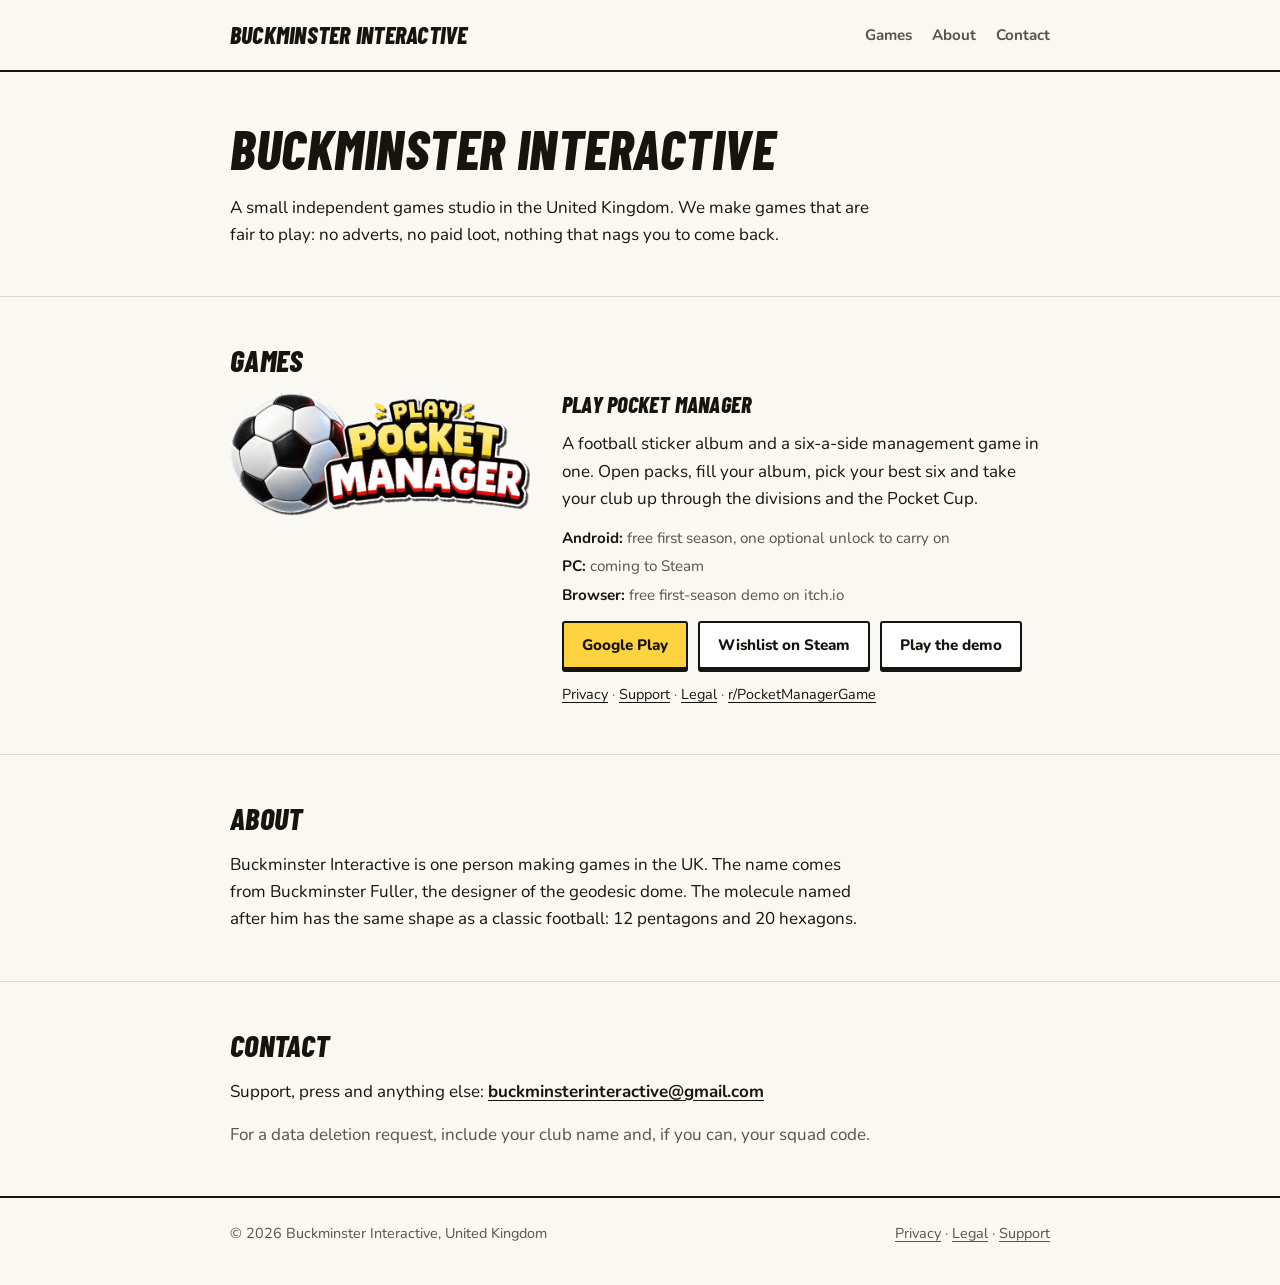
<file: index.html>
<!doctype html>
<html lang="en">
<head>
<meta charset="utf-8">
<meta name="viewport" content="width=device-width, initial-scale=1">
<title>Buckminster Interactive</title>
<meta name="description" content="Buckminster Interactive is a small independent games studio in the United Kingdom, maker of Play Pocket Manager.">
<link rel="preconnect" href="https://fonts.googleapis.com">
<link rel="preconnect" href="https://fonts.gstatic.com" crossorigin>
<link rel="stylesheet" href="https://fonts.googleapis.com/css2?family=Barlow+Condensed:ital,wght@1,800&family=Nunito:wght@400;700;800&display=swap">
<link rel="stylesheet" href="site.css">

</head>
<body>
<header class="top">
  <div class="wrap">
    <a class="brand" href="index.html">Buckminster Interactive</a>
    <nav class="nav" aria-label="Main">
      <a href="index.html#games">Games</a>
      <a href="index.html#about">About</a>
      <a href="index.html#contact">Contact</a>
    </nav>
  </div>
</header>

<main>
  <section>
    <div class="wrap stack">
      <h1>Buckminster Interactive</h1>
      <p>A small independent games studio in the United Kingdom. We make games that are fair to play: no adverts, no paid loot, nothing that nags you to come back.</p>
    </div>
  </section>

  <section id="games">
    <div class="wrap stack">
      <h2>Games</h2>
      <div class="game">
        <img src="ppm-logo.webp" width="720" height="296" alt="Play Pocket Manager logo">
        <div>
          <h3>Play Pocket Manager</h3>
          <p>A football sticker album and a six-a-side management game in one. Open packs, fill your album, pick your best six and take your club up through the divisions and the Pocket Cup.</p>
          <ul class="facts">
            <li><strong>Android:</strong> free first season, one optional unlock to carry on</li>
            <li><strong>PC:</strong> coming to Steam</li>
            <li><strong>Browser:</strong> free first-season demo on itch.io</li>
          </ul>
          <div class="btns">
            <a class="btn main" href="https://play.google.com/store/apps/details?id=com.buckminsterinteractive.playpocketmanager">Google Play</a>
            <a class="btn" href="https://store.steampowered.com/app/5247420/Play_Pocket_Manager/">Wishlist on Steam</a>
            <a class="btn" href="https://playpocketmanager.itch.io/play-pocket-manager">Play the demo</a>
          </div>
          <p class="small soft"><a href="privacy.html">Privacy</a> · <a href="support.html">Support</a> · <a href="legal.html">Legal</a> · <a href="https://www.reddit.com/r/PocketManagerGame/">r/PocketManagerGame</a></p>
        </div>
      </div>
    </div>
  </section>

  <section id="about">
    <div class="wrap stack">
      <h2>About</h2>
      <p>Buckminster Interactive is one person making games in the UK. The name comes from Buckminster Fuller, the designer of the geodesic dome. The molecule named after him has the same shape as a classic football: 12 pentagons and 20 hexagons.</p>
    </div>
  </section>

  <section id="contact">
    <div class="wrap stack">
      <h2>Contact</h2>
      <p>Support, press and anything else: <a href="mailto:buckminsterinteractive@gmail.com"><strong>buckminsterinteractive@gmail.com</strong></a></p>
      <p class="soft">For a data deletion request, include your club name and, if you can, your squad code.</p>
    </div>
  </section>
</main>

<footer class="foot">
  <div class="wrap">
    <span>© 2026 Buckminster Interactive, United Kingdom</span>
    <span><a href="privacy.html">Privacy</a> · <a href="legal.html">Legal</a> · <a href="support.html">Support</a></span>
  </div>
</footer>
</body>
</html>
</file>
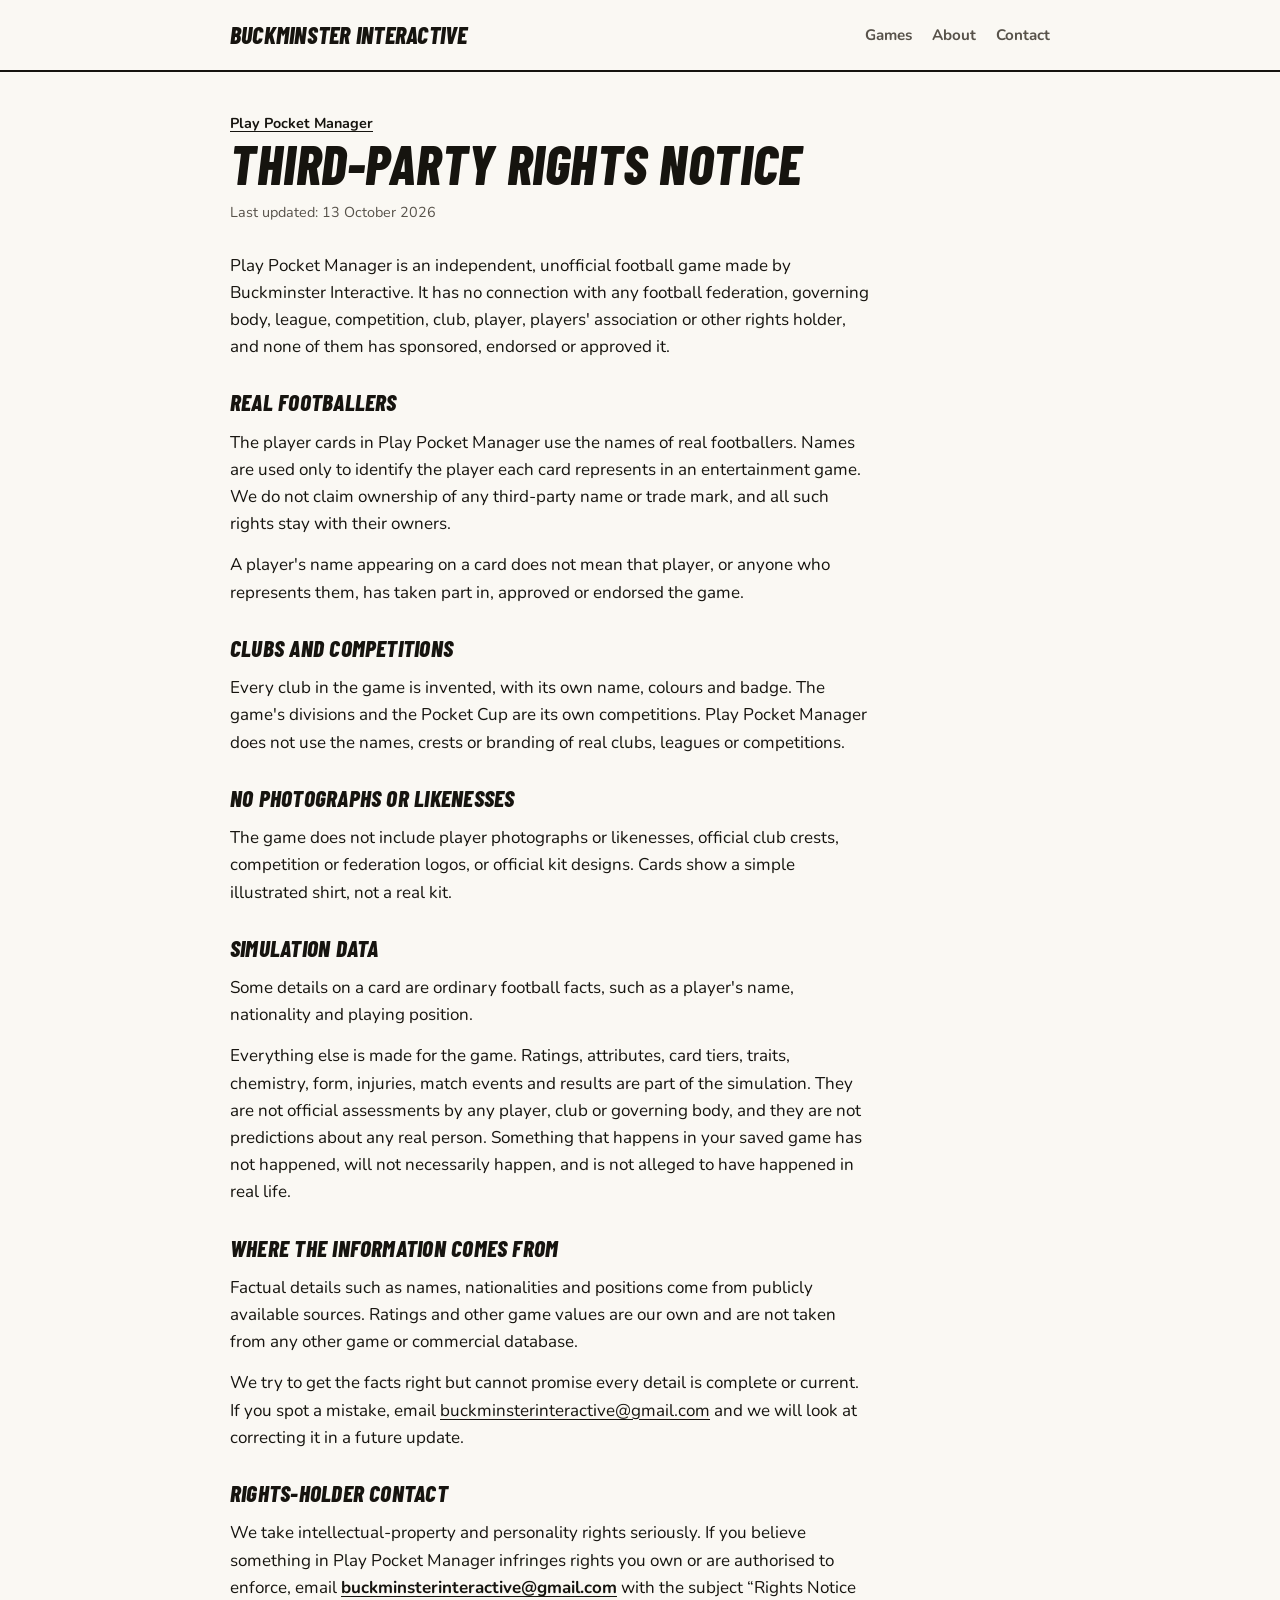
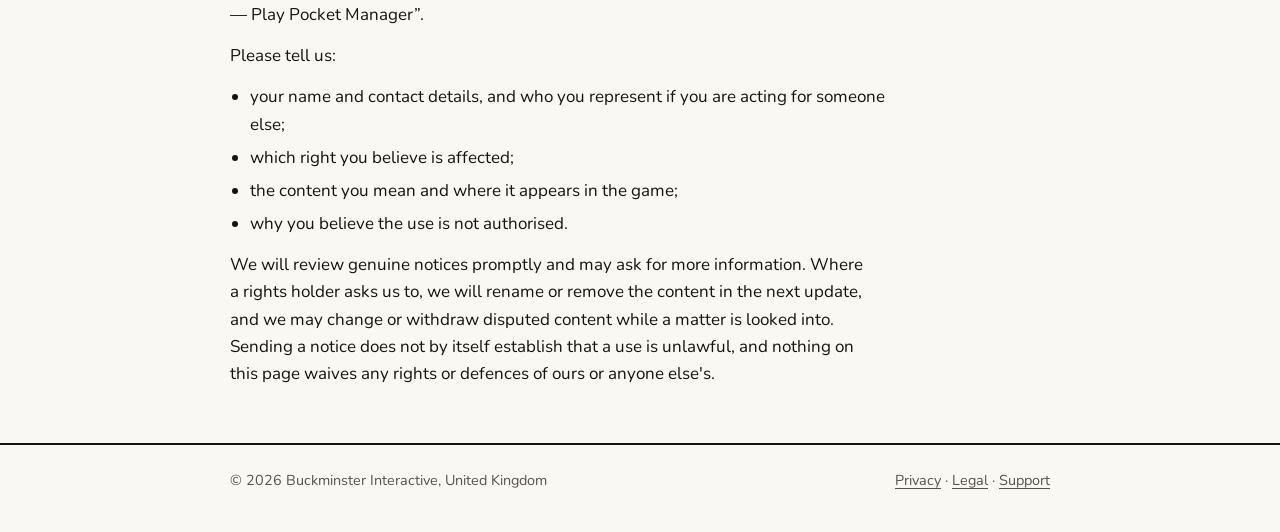
<file: legal.html>
<!doctype html>
<html lang="en">
<head>
<meta charset="utf-8">
<meta name="viewport" content="width=device-width, initial-scale=1, viewport-fit=cover">
<title>Legal · Play Pocket Manager</title>
<meta name="description" content="Third-party rights notice for Play Pocket Manager.">
<link rel="preconnect" href="https://fonts.googleapis.com">
<link rel="preconnect" href="https://fonts.gstatic.com" crossorigin>
<link rel="stylesheet" href="https://fonts.googleapis.com/css2?family=Barlow+Condensed:ital,wght@1,800&family=Nunito:wght@400;700;800&display=swap">
<link rel="stylesheet" href="site.css">
</head>
<body>
<header class="top">
  <div class="wrap">
    <a class="brand" href="index.html">Buckminster Interactive</a>
    <nav class="nav" aria-label="Main">
      <a href="index.html#games">Games</a>
      <a href="index.html#about">About</a>
      <a href="index.html#contact">Contact</a>
    </nav>
  </div>
</header>
<main class="page">
  <div class="wrap">
    <p class="crumb"><a href="index.html#games">Play Pocket Manager</a></p>
    <h1>Third-Party Rights Notice</h1>
    <p class="meta">Last updated: 13 October 2026</p>
    <div class="prose">
      <p>Play Pocket Manager is an independent, unofficial football game made by Buckminster Interactive. It has no connection with any football federation, governing body, league, competition, club, player, players' association or other rights holder, and none of them has sponsored, endorsed or approved it.</p>

      <h2>Real footballers</h2>
      <p>The player cards in Play Pocket Manager use the names of real footballers. Names are used only to identify the player each card represents in an entertainment game. We do not claim ownership of any third-party name or trade mark, and all such rights stay with their owners.</p>
      <p>A player's name appearing on a card does not mean that player, or anyone who represents them, has taken part in, approved or endorsed the game.</p>

      <h2>Clubs and competitions</h2>
      <p>Every club in the game is invented, with its own name, colours and badge. The game's divisions and the Pocket Cup are its own competitions. Play Pocket Manager does not use the names, crests or branding of real clubs, leagues or competitions.</p>

      <h2>No photographs or likenesses</h2>
      <p>The game does not include player photographs or likenesses, official club crests, competition or federation logos, or official kit designs. Cards show a simple illustrated shirt, not a real kit.</p>

      <h2>Simulation data</h2>
      <p>Some details on a card are ordinary football facts, such as a player's name, nationality and playing position.</p>
      <p>Everything else is made for the game. Ratings, attributes, card tiers, traits, chemistry, form, injuries, match events and results are part of the simulation. They are not official assessments by any player, club or governing body, and they are not predictions about any real person. Something that happens in your saved game has not happened, will not necessarily happen, and is not alleged to have happened in real life.</p>

      <h2>Where the information comes from</h2>
      <p>Factual details such as names, nationalities and positions come from publicly available sources. Ratings and other game values are our own and are not taken from any other game or commercial database.</p>
      <p>We try to get the facts right but cannot promise every detail is complete or current. If you spot a mistake, email <a href="mailto:buckminsterinteractive@gmail.com">buckminsterinteractive@gmail.com</a> and we will look at correcting it in a future update.</p>

      <h2>Rights-holder contact</h2>
      <p>We take intellectual-property and personality rights seriously. If you believe something in Play Pocket Manager infringes rights you own or are authorised to enforce, email <a href="mailto:buckminsterinteractive@gmail.com"><strong>buckminsterinteractive@gmail.com</strong></a> with the subject “Rights Notice — Play Pocket Manager”.</p>
      <p>Please tell us:</p>
      <ul>
        <li>your name and contact details, and who you represent if you are acting for someone else;</li>
        <li>which right you believe is affected;</li>
        <li>the content you mean and where it appears in the game;</li>
        <li>why you believe the use is not authorised.</li>
      </ul>
      <p>We will review genuine notices promptly and may ask for more information. Where a rights holder asks us to, we will rename or remove the content in the next update, and we may change or withdraw disputed content while a matter is looked into. Sending a notice does not by itself establish that a use is unlawful, and nothing on this page waives any rights or defences of ours or anyone else's.</p>
    </div>
  </div>
</main>
<footer class="foot">
  <div class="wrap">
    <span>© 2026 Buckminster Interactive, United Kingdom</span>
    <span><a href="privacy.html">Privacy</a> · <a href="legal.html">Legal</a> · <a href="support.html">Support</a></span>
  </div>
</footer>
</body>
</html>
</file>
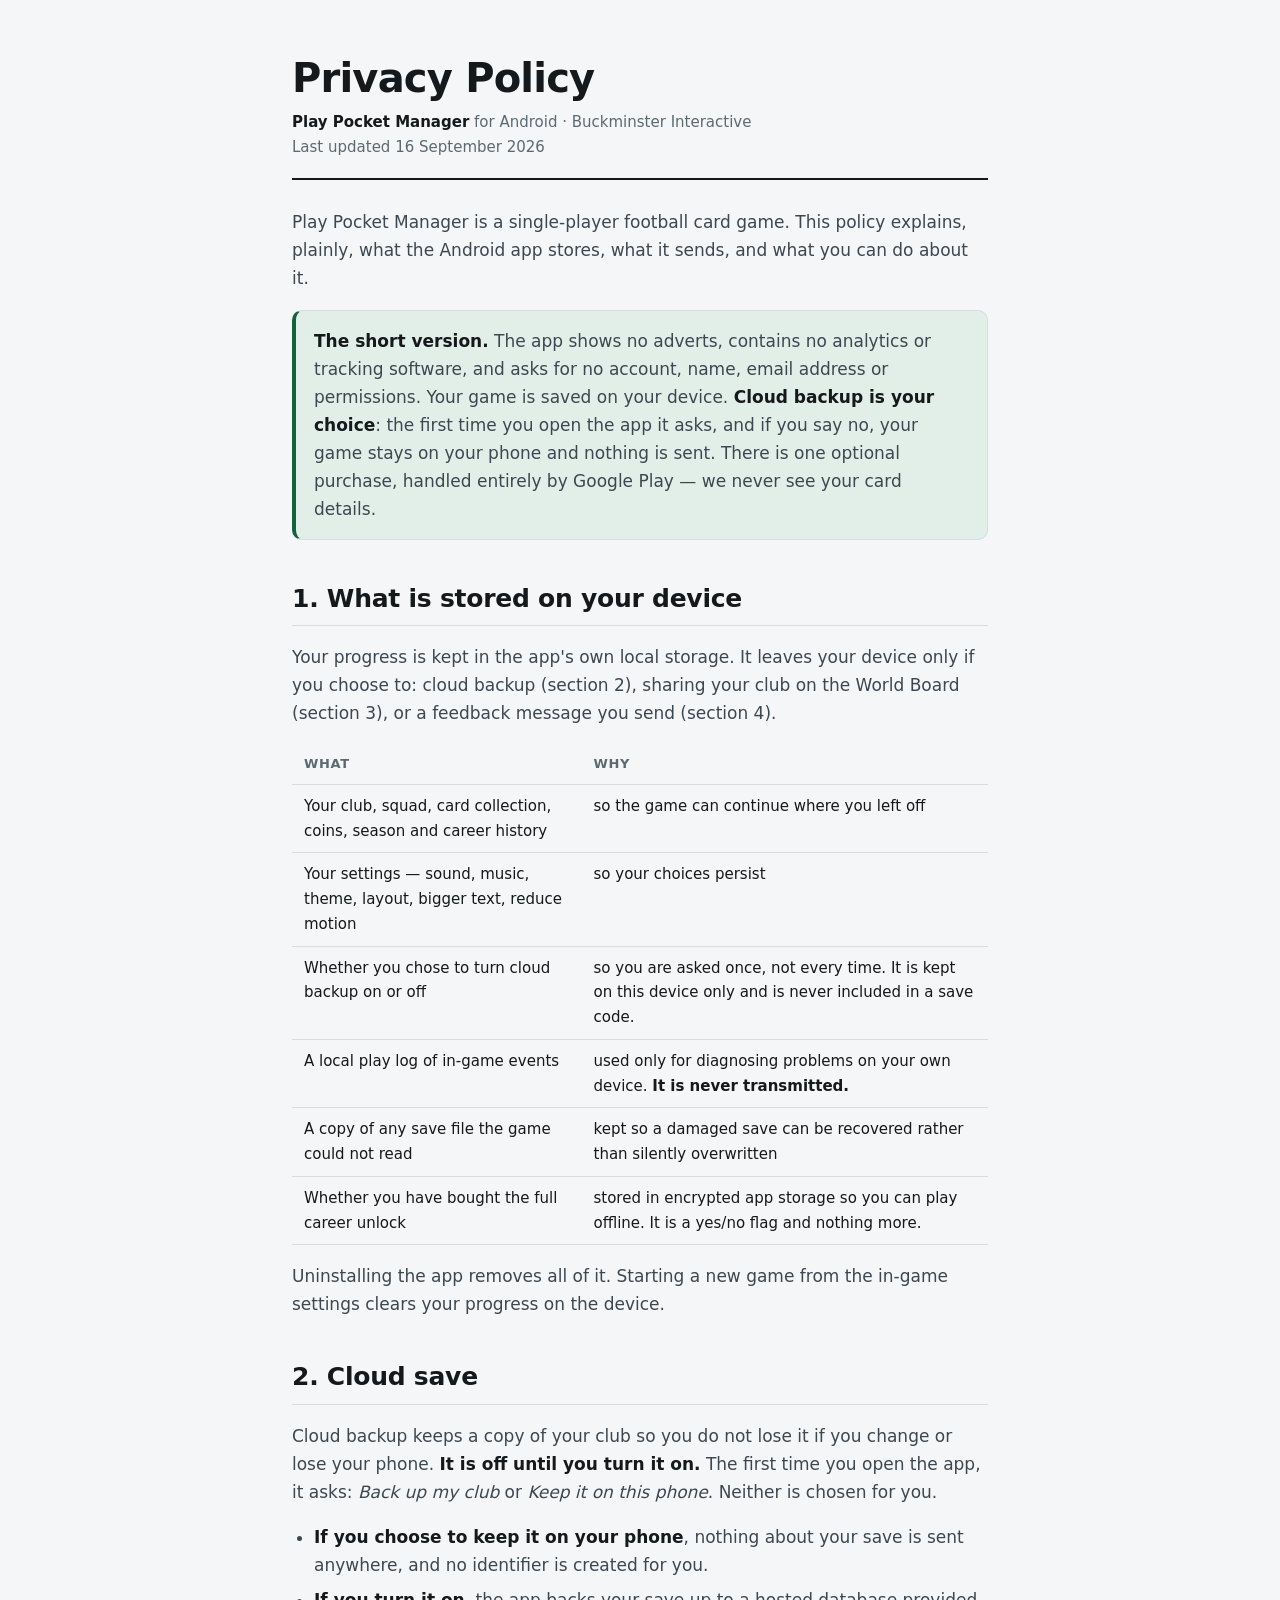
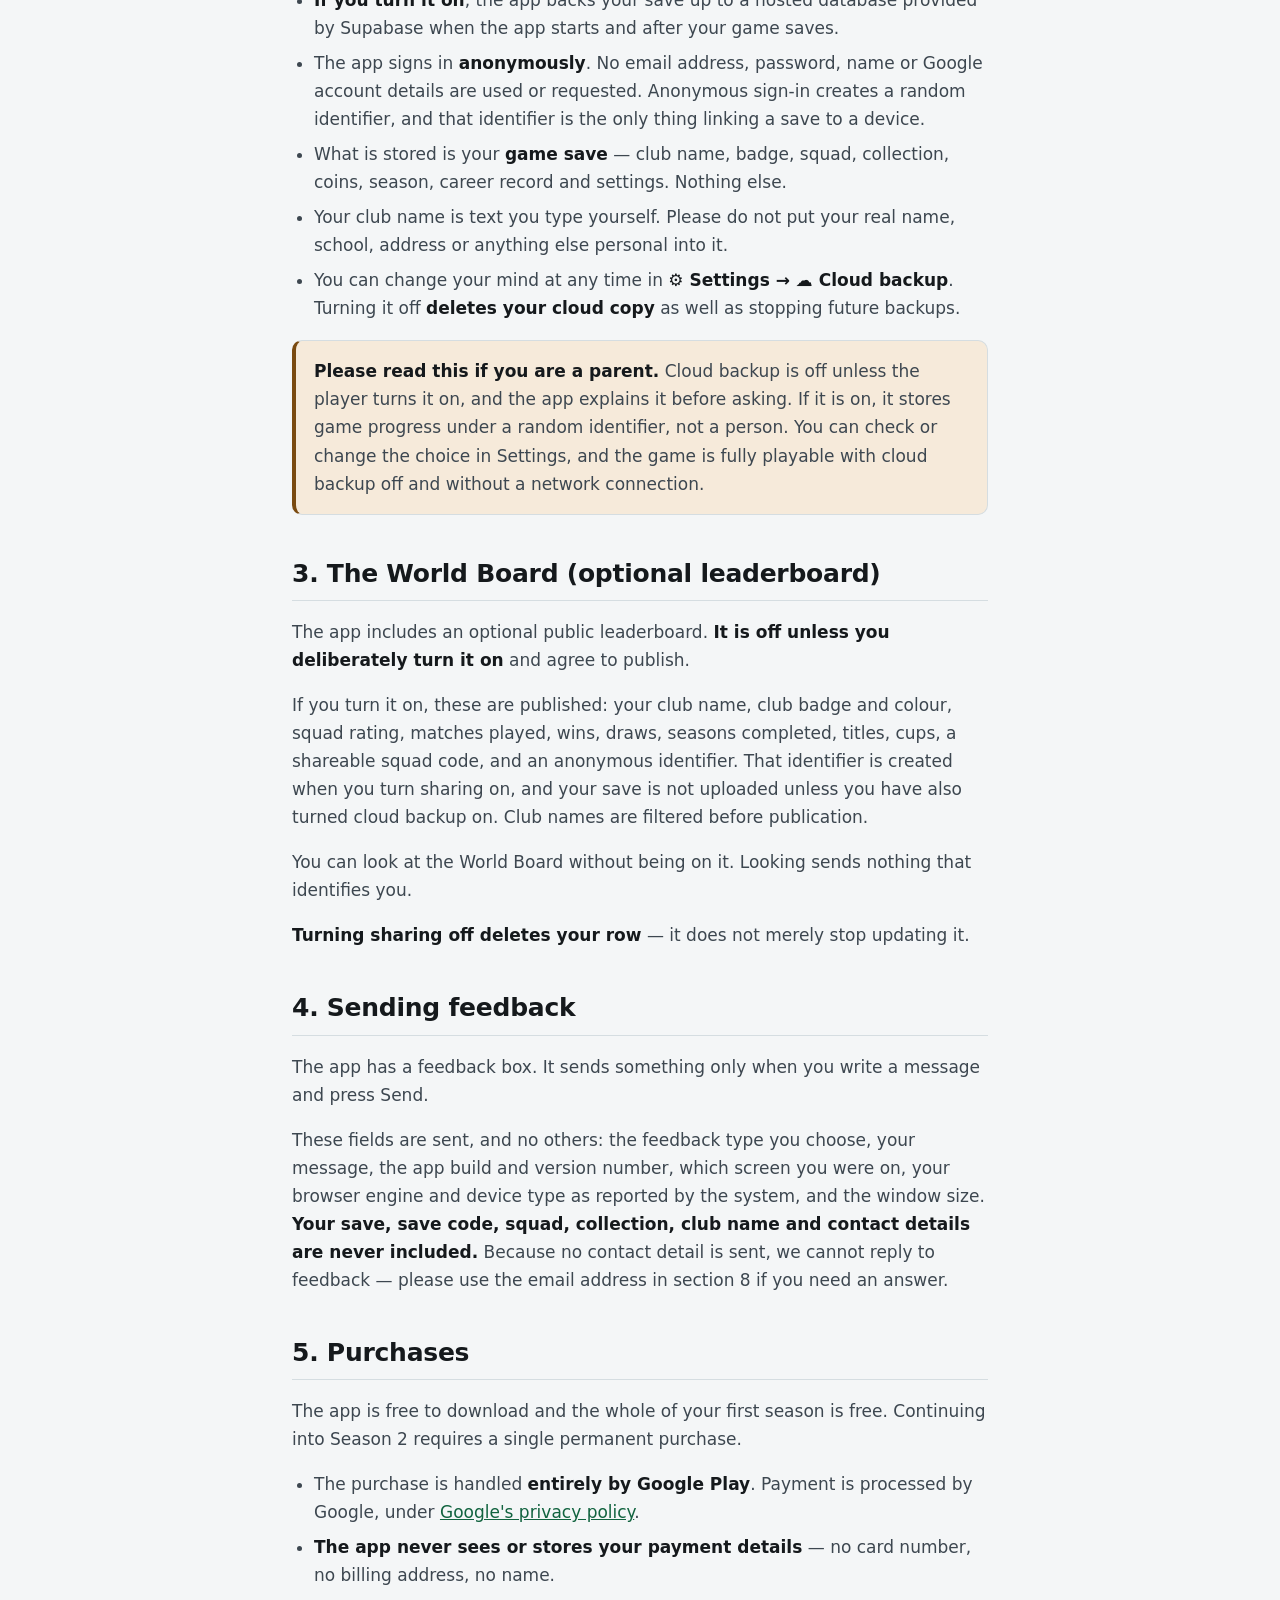
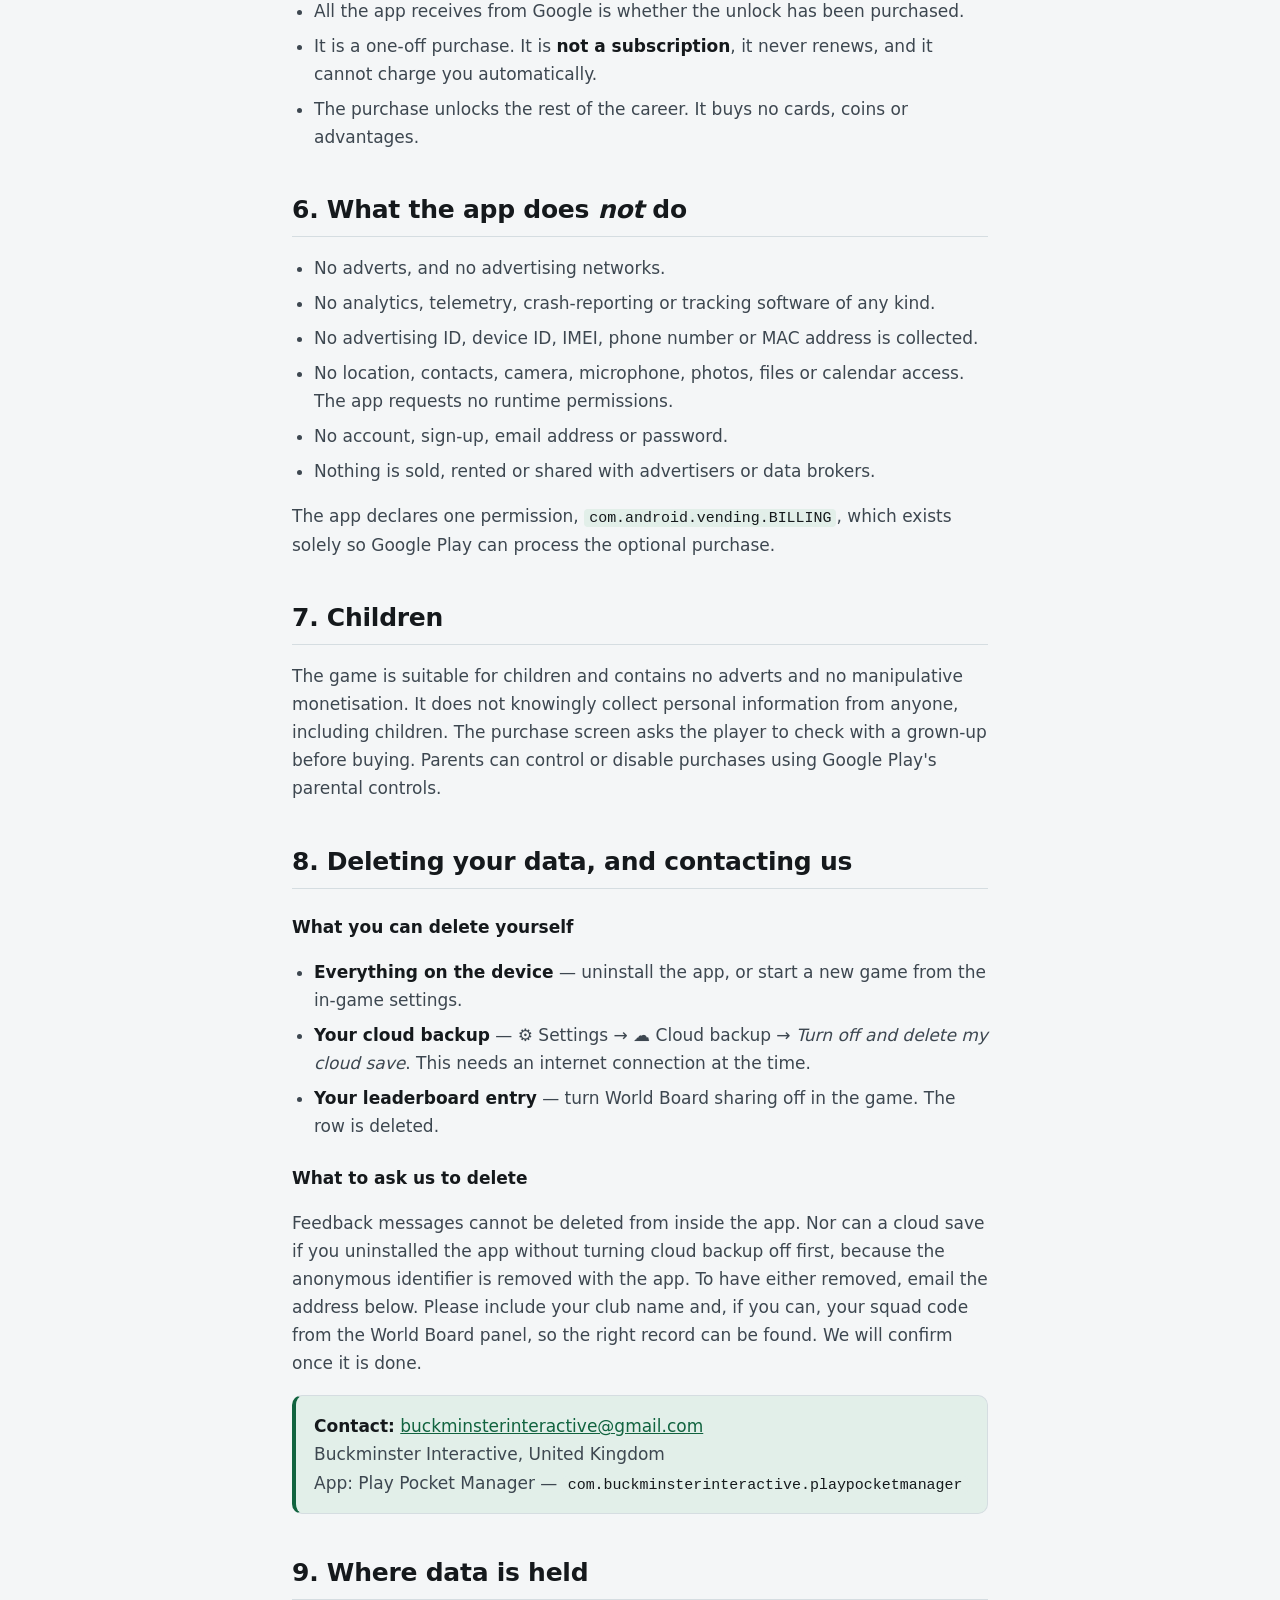
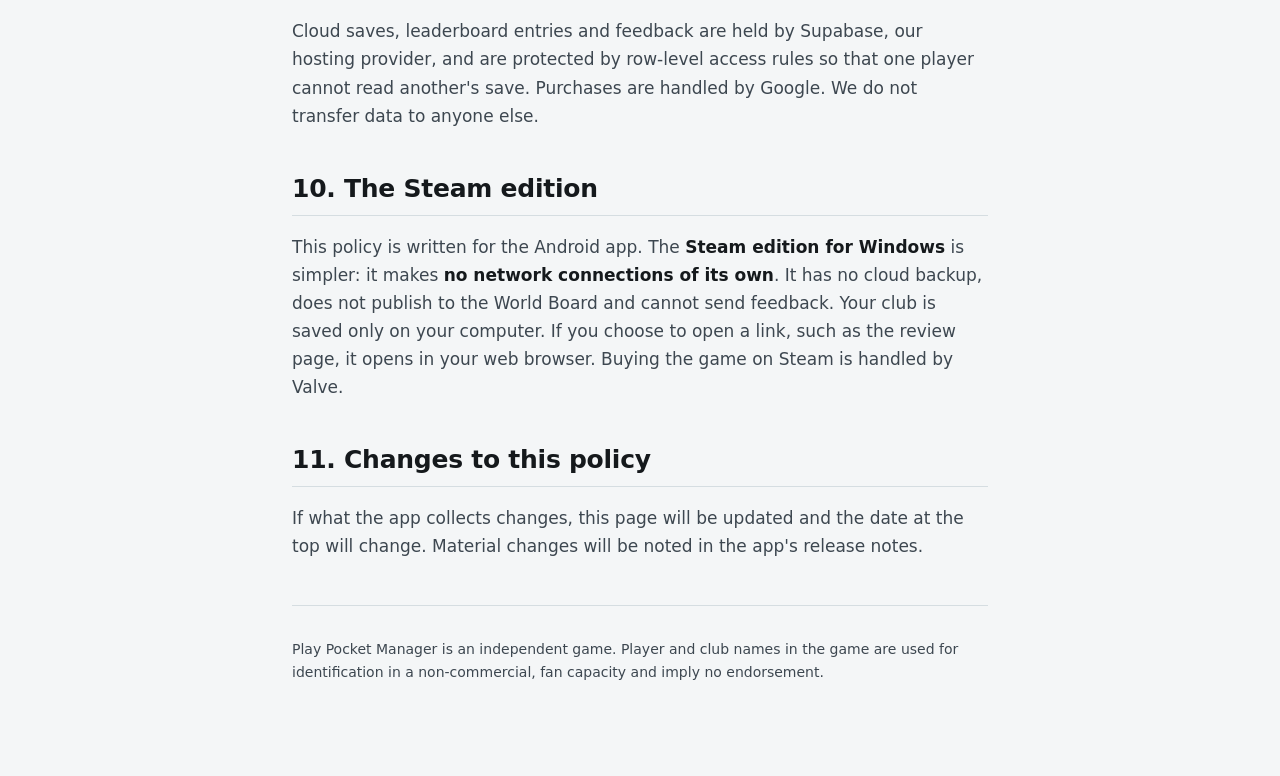
<file: privacy.html>
<!doctype html>
<html lang="en-GB">
<head>
<meta charset="utf-8">
<meta name="viewport" content="width=device-width, initial-scale=1">
<title>Privacy Policy — Play Pocket Manager</title>
<meta name="description" content="Privacy policy for the Play Pocket Manager Android app.">
<meta name="robots" content="index, follow">
<style>
  :root{
    --ground:#f4f6f7; --panel:#ffffff; --ink:#15191c; --ink2:#3d4750;
    --dim:#5d6970; --rule:#d5dde1; --accent:#11633f; --accent-soft:#e2efe9;
    --warn:#7a4a10; --warn-soft:#f6eada;
  }
  @media (prefers-color-scheme: dark){
    :root:not([data-theme="light"]){
      --ground:#14171a; --panel:#1b1f23; --ink:#eef2f4; --ink2:#c4ccd1;
      --dim:#94a0a7; --rule:#2e353b; --accent:#5cc294; --accent-soft:#163024;
      --warn:#dda96b; --warn-soft:#33270f;
    }
  }
  :root[data-theme="dark"]{
    --ground:#14171a; --panel:#1b1f23; --ink:#eef2f4; --ink2:#c4ccd1;
    --dim:#94a0a7; --rule:#2e353b; --accent:#5cc294; --accent-soft:#163024;
    --warn:#dda96b; --warn-soft:#33270f;
  }
  *{box-sizing:border-box;}
  body{
    margin:0; background:var(--ground); color:var(--ink);
    font-family:system-ui,-apple-system,"Segoe UI",Roboto,Helvetica,Arial,sans-serif;
    font-size:17px; line-height:1.65; -webkit-text-size-adjust:100%;
  }
  .wrap{max-width:760px; margin:0 auto; padding:clamp(20px,5vw,56px) clamp(16px,4vw,32px) 80px;}
  header{border-bottom:2px solid var(--ink); padding-bottom:18px; margin-bottom:28px;}
  h1{font-size:clamp(28px,5vw,40px); line-height:1.1; margin:0 0 10px; letter-spacing:-.02em;}
  .sub{color:var(--dim); margin:0; font-size:15px;}
  h2{font-size:clamp(20px,3vw,25px); margin:38px 0 12px; padding-bottom:6px;
     border-bottom:1px solid var(--rule); letter-spacing:-.01em;}
  h3{font-size:17px; margin:24px 0 8px;}
  p,li{color:var(--ink2);}
  ul,ol{padding-left:22px;}
  li{margin:0 0 7px;}
  strong{color:var(--ink); font-weight:650;}
  code{font-family:ui-monospace,Consolas,"SF Mono",Menlo,monospace; font-size:.88em;
       background:var(--accent-soft); color:var(--ink); padding:1px 5px; border-radius:4px;}
  .box{background:var(--panel); border:1px solid var(--rule); border-radius:10px;
       padding:16px 18px; margin:18px 0;}
  .box.key{border-left:4px solid var(--accent); background:var(--accent-soft);}
  .box.note{border-left:4px solid var(--warn); background:var(--warn-soft);}
  .box p:first-child{margin-top:0;} .box p:last-child, .box ul:last-child{margin-bottom:0;}
  .tw{overflow-x:auto; margin:16px 0;}
  table{border-collapse:collapse; width:100%; min-width:460px; font-size:15px;}
  th,td{text-align:left; padding:9px 12px; border-bottom:1px solid var(--rule); vertical-align:top;}
  th{color:var(--dim); font-size:13px; text-transform:uppercase; letter-spacing:.05em;}
  a{color:var(--accent);}
  a:focus-visible{outline:2px solid var(--accent); outline-offset:2px;}
  footer{margin-top:44px; padding-top:18px; border-top:1px solid var(--rule);
         color:var(--dim); font-size:14px;}
</style>
</head>
<body>
<div class="wrap">

<header>
  <h1>Privacy Policy</h1>
  <p class="sub"><strong>Play Pocket Manager</strong> for Android · Buckminster Interactive<br>
  Last updated 16 September 2026</p>
</header>

<p>Play Pocket Manager is a single-player football card game. This policy explains, plainly, what
the Android app stores, what it sends, and what you can do about it.</p>

<div class="box key">
  <p><strong>The short version.</strong> The app shows no adverts, contains no analytics or
  tracking software, and asks for no account, name, email address or permissions. Your game is
  saved on your device. <strong>Cloud backup is your choice</strong>: the first time you open the
  app it asks, and if you say no, your game stays on your phone and nothing is sent. There is one
  optional purchase, handled entirely by Google Play — we never see your card details.</p>
</div>

<h2>1. What is stored on your device</h2>

<p>Your progress is kept in the app's own local storage. It leaves your device only if you choose
to: cloud backup (section 2), sharing your club on the World Board (section 3), or a feedback
message you send (section 4).</p>

<div class="tw">
<table>
  <thead><tr><th>What</th><th>Why</th></tr></thead>
  <tbody>
    <tr><td>Your club, squad, card collection, coins, season and career history</td><td>so the game can continue where you left off</td></tr>
    <tr><td>Your settings — sound, music, theme, layout, bigger text, reduce motion</td><td>so your choices persist</td></tr>
    <tr><td>Whether you chose to turn cloud backup on or off</td><td>so you are asked once, not every time. It is kept on this device only and is never included in a save code.</td></tr>
    <tr><td>A local play log of in-game events</td><td>used only for diagnosing problems on your own device. <strong>It is never transmitted.</strong></td></tr>
    <tr><td>A copy of any save file the game could not read</td><td>kept so a damaged save can be recovered rather than silently overwritten</td></tr>
    <tr><td>Whether you have bought the full career unlock</td><td>stored in encrypted app storage so you can play offline. It is a yes/no flag and nothing more.</td></tr>
  </tbody>
</table>
</div>

<p>Uninstalling the app removes all of it. Starting a new game from the in-game settings clears
your progress on the device.</p>

<h2>2. Cloud save</h2>

<p>Cloud backup keeps a copy of your club so you do not lose it if you change or lose your phone.
<strong>It is off until you turn it on.</strong> The first time you open the app, it asks:
<em>Back up my club</em> or <em>Keep it on this phone</em>. Neither is chosen for you.</p>

<ul>
  <li><strong>If you choose to keep it on your phone</strong>, nothing about your save is sent
      anywhere, and no identifier is created for you.</li>
  <li><strong>If you turn it on</strong>, the app backs your save up to a hosted database provided
      by Supabase when the app starts and after your game saves.</li>
  <li>The app signs in <strong>anonymously</strong>. No email address, password, name or Google
      account details are used or requested. Anonymous sign-in creates a random identifier, and
      that identifier is the only thing linking a save to a device.</li>
  <li>What is stored is your <strong>game save</strong> — club name, badge, squad, collection,
      coins, season, career record and settings. Nothing else.</li>
  <li>Your club name is text you type yourself. Please do not put your real name, school, address
      or anything else personal into it.</li>
  <li>You can change your mind at any time in <strong>⚙️ Settings → ☁️ Cloud backup</strong>.
      Turning it off <strong>deletes your cloud copy</strong> as well as stopping future backups.</li>
</ul>

<div class="box note">
  <p><strong>Please read this if you are a parent.</strong> Cloud backup is off unless the player
  turns it on, and the app explains it before asking. If it is on, it stores game progress under a
  random identifier, not a person. You can check or change the choice in Settings, and the game is
  fully playable with cloud backup off and without a network connection.</p>
</div>

<h2>3. The World Board (optional leaderboard)</h2>

<p>The app includes an optional public leaderboard. <strong>It is off unless you deliberately turn
it on</strong> and agree to publish.</p>

<p>If you turn it on, these are published: your club name, club badge and colour, squad rating,
matches played, wins, draws, seasons completed, titles, cups, a shareable squad code, and an
anonymous identifier. That identifier is created when you turn sharing on, and your save is not
uploaded unless you have also turned cloud backup on. Club names are filtered before publication.</p>

<p>You can look at the World Board without being on it. Looking sends nothing that identifies you.</p>

<p><strong>Turning sharing off deletes your row</strong> — it does not merely stop updating it.</p>

<h2>4. Sending feedback</h2>

<p>The app has a feedback box. It sends something only when you write a message and press Send.</p>

<p>These fields are sent, and no others: the feedback type you choose, your message, the app build
and version number, which screen you were on, your browser engine and device type as reported by
the system, and the window size. <strong>Your save, save code, squad, collection, club name and
contact details are never included.</strong> Because no contact detail is sent, we cannot reply to
feedback — please use the email address in section 8 if you need an answer.</p>

<h2>5. Purchases</h2>

<p>The app is free to download and the whole of your first season is free. Continuing into Season
2 requires a single permanent purchase.</p>

<ul>
  <li>The purchase is handled <strong>entirely by Google Play</strong>. Payment is processed by
      Google, under
      <a href="https://policies.google.com/privacy" rel="noopener">Google's privacy policy</a>.</li>
  <li><strong>The app never sees or stores your payment details</strong> — no card number, no
      billing address, no name.</li>
  <li>All the app receives from Google is whether the unlock has been purchased.</li>
  <li>It is a one-off purchase. It is <strong>not a subscription</strong>, it never renews, and it
      cannot charge you automatically.</li>
  <li>The purchase unlocks the rest of the career. It buys no cards, coins or advantages.</li>
</ul>

<h2>6. What the app does <em>not</em> do</h2>

<ul>
  <li>No adverts, and no advertising networks.</li>
  <li>No analytics, telemetry, crash-reporting or tracking software of any kind.</li>
  <li>No advertising ID, device ID, IMEI, phone number or MAC address is collected.</li>
  <li>No location, contacts, camera, microphone, photos, files or calendar access. The app
      requests no runtime permissions.</li>
  <li>No account, sign-up, email address or password.</li>
  <li>Nothing is sold, rented or shared with advertisers or data brokers.</li>
</ul>

<p>The app declares one permission, <code>com.android.vending.BILLING</code>, which exists solely
so Google Play can process the optional purchase.</p>

<h2>7. Children</h2>

<p>The game is suitable for children and contains no adverts and no manipulative monetisation. It
does not knowingly collect personal information from anyone, including children. The purchase
screen asks the player to check with a grown-up before buying. Parents can control or disable
purchases using Google Play's parental controls.</p>

<h2>8. Deleting your data, and contacting us</h2>

<h3>What you can delete yourself</h3>
<ul>
  <li><strong>Everything on the device</strong> — uninstall the app, or start a new game from the
      in-game settings.</li>
  <li><strong>Your cloud backup</strong> — ⚙️ Settings → ☁️ Cloud backup → <em>Turn off and delete
      my cloud save</em>. This needs an internet connection at the time.</li>
  <li><strong>Your leaderboard entry</strong> — turn World Board sharing off in the game. The row
      is deleted.</li>
</ul>

<h3>What to ask us to delete</h3>
<p>Feedback messages cannot be deleted from inside the app. Nor can a cloud save if you uninstalled
the app without turning cloud backup off first, because the anonymous identifier is removed with
the app. To have either removed, email the address below. Please include your club name and, if you
can, your squad code from the World Board panel, so the right record can be found. We will confirm
once it is done.</p>

<div class="box key">
  <p><strong>Contact:</strong>
  <a href="mailto:buckminsterinteractive@gmail.com">buckminsterinteractive@gmail.com</a><br>
  Buckminster Interactive, United Kingdom<br>
  App: Play Pocket Manager — <code>com.buckminsterinteractive.playpocketmanager</code></p>
</div>

<h2>9. Where data is held</h2>

<p>Cloud saves, leaderboard entries and feedback are held by Supabase, our hosting provider, and
are protected by row-level access rules so that one player cannot read another's save. Purchases
are handled by Google. We do not transfer data to anyone else.</p>

<h2>10. The Steam edition</h2>

<p>This policy is written for the Android app. The <strong>Steam edition for Windows</strong> is
simpler: it makes <strong>no network connections of its own</strong>. It has no cloud backup, does
not publish to the World Board and cannot send feedback. Your club is saved only on your computer.
If you choose to open a link, such as the review page, it opens in your web browser. Buying the game
on Steam is handled by Valve.</p>

<h2>11. Changes to this policy</h2>

<p>If what the app collects changes, this page will be updated and the date at the top will
change. Material changes will be noted in the app's release notes.</p>

<footer>
  <p>Play Pocket Manager is an independent game. Player and club names in the game are used for
  identification in a non-commercial, fan capacity and imply no endorsement.</p>
</footer>

</div>
</body>
</html>
</file>
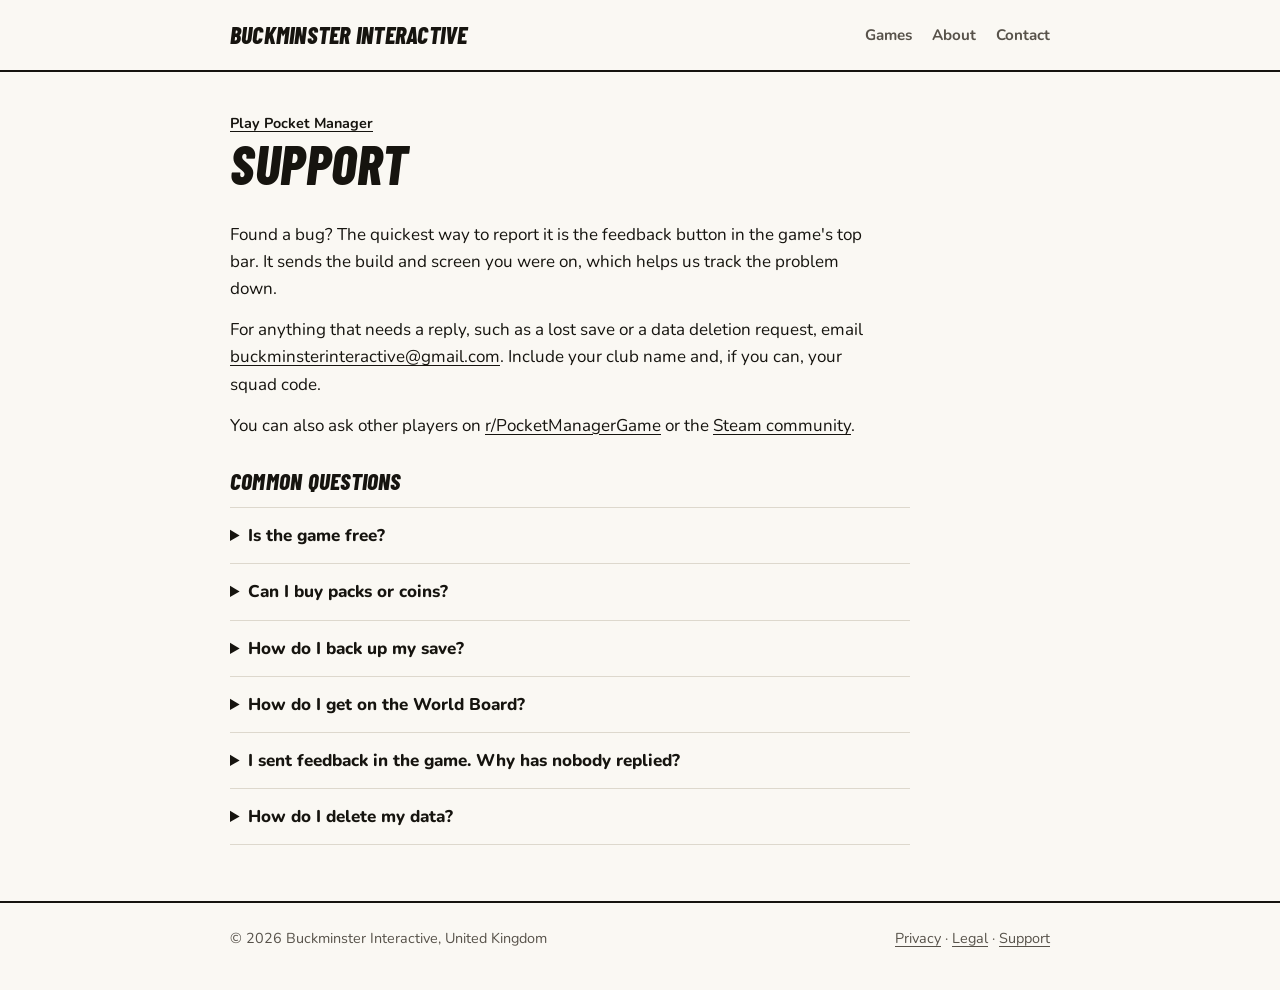
<file: support.html>
<!doctype html>
<html lang="en">
<head>
<meta charset="utf-8">
<meta name="viewport" content="width=device-width, initial-scale=1, viewport-fit=cover">
<title>Support · Play Pocket Manager</title>
<meta name="description" content="Help for Play Pocket Manager players.">
<link rel="preconnect" href="https://fonts.googleapis.com">
<link rel="preconnect" href="https://fonts.gstatic.com" crossorigin>
<link rel="stylesheet" href="https://fonts.googleapis.com/css2?family=Barlow+Condensed:ital,wght@1,800&family=Nunito:wght@400;700;800&display=swap">
<link rel="stylesheet" href="site.css">
</head>
<body>
<header class="top">
  <div class="wrap">
    <a class="brand" href="index.html">Buckminster Interactive</a>
    <nav class="nav" aria-label="Main">
      <a href="index.html#games">Games</a>
      <a href="index.html#about">About</a>
      <a href="index.html#contact">Contact</a>
    </nav>
  </div>
</header>
<main class="page">
  <div class="wrap">
    <p class="crumb"><a href="index.html#games">Play Pocket Manager</a></p>

    <h1>Support</h1>
    <div class="prose">
      <p>Found a bug? The quickest way to report it is the feedback button in the game's top bar. It sends the build and screen you were on, which helps us track the problem down.</p>
      <p>For anything that needs a reply, such as a lost save or a data deletion request, email <a href="mailto:buckminsterinteractive@gmail.com">buckminsterinteractive@gmail.com</a>. Include your club name and, if you can, your squad code.</p>
      <p>You can also ask other players on <a href="https://www.reddit.com/r/PocketManagerGame/">r/PocketManagerGame</a> or the <a href="https://steamcommunity.com/app/5247420">Steam community</a>.</p>
      <h2>Common questions</h2>
      <div class="faq">
        <details id="q-free"><summary>Is the game free?</summary><p>The first season is free. Carrying on to Season 2 needs one optional purchase. It is not a subscription and it does not buy cards, coins or advantages.</p></details>
        <details id="q-money"><summary>Can I buy packs or coins?</summary><p>No. Packs and coins are only earned by playing. There are no ads either.</p></details>
        <details id="q-backup"><summary>How do I back up my save?</summary><p>Turn on cloud backup in Settings. It is off until you choose it, and it uses an anonymous identifier, not an account.</p></details>
        <details id="q-board"><summary>How do I get on the World Board?</summary><p>Turn on World Board sharing in the game. You can turn it off at any time, which removes your entry.</p></details>
        <details id="q-reply"><summary>I sent feedback in the game. Why has nobody replied?</summary><p>In-game feedback does not include any contact details, so we cannot reply to it. Email us if you need an answer.</p></details>
        <details id="q-delete"><summary>How do I delete my data?</summary><p>Most of it you can remove yourself in Settings. For anything else, email us. The <a href="privacy.html">privacy page</a> has the details.</p></details>
      </div>
    </div>
  </div>
</main>
<footer class="foot">
  <div class="wrap">
    <span>© 2026 Buckminster Interactive, United Kingdom</span>
    <span><a href="privacy.html">Privacy</a> · <a href="legal.html">Legal</a> · <a href="support.html">Support</a></span>
  </div>
</footer>
</body>
</html>
</file>
<file: site.css>
/* Plain studio page: printed-paper ground, ink type, the game's yellow kept for buttons only. Light by choice, like the game's paper. */
:root {
  --paper: #faf8f3;
  --ink: #16140f;
  --ink-soft: #57524a;
  --rule: #ddd8cd;
  --yellow: #ffd23f;
  --head: "Barlow Condensed", "Arial Narrow", sans-serif;
  --body: "Nunito", "Segoe UI", system-ui, sans-serif;
  color-scheme: light;
}
* { box-sizing: border-box; }
body { margin: 0; background: var(--paper); color: var(--ink); font-family: var(--body); font-size: 1.0625rem; line-height: 1.6; }
.wrap { max-width: 860px; margin: 0 auto; padding-inline: 20px; }
a { color: var(--ink); text-underline-offset: 3px; }
a:hover { text-decoration-thickness: 2px; }
:focus-visible { outline: 3px solid #2f6bff; outline-offset: 3px; }
h1, h2, h3 { font-family: var(--head); font-weight: 800; font-style: italic; text-transform: uppercase; line-height: 1.05; margin: 0; text-wrap: balance; letter-spacing: .01em; }
h1 { font-size: clamp(2.4rem, 6vw, 3.4rem); }
h2 { font-size: 1.9rem; }
h3 { font-size: 1.4rem; }
p { margin: 0; max-width: 64ch; }

.top { border-bottom: 2px solid var(--ink); padding-block: 16px; }
.top .wrap { display: flex; justify-content: space-between; align-items: center; gap: 12px 24px; flex-wrap: wrap; }
.brand { font-family: var(--head); font-weight: 800; font-style: italic; font-size: 1.5rem; text-transform: uppercase; text-decoration: none; letter-spacing: .01em; }
.nav { display: flex; gap: 20px; flex-wrap: wrap; font-weight: 700; font-size: .95rem; }
.nav a { text-decoration: none; color: var(--ink-soft); }
.nav a:hover, .nav a[aria-current="page"] { color: var(--ink); text-decoration: underline; }

section { padding-block: 48px; border-bottom: 1px solid var(--rule); }
section:last-of-type { border-bottom: 0; }
.stack { display: grid; gap: 16px; }
.soft { color: var(--ink-soft); }

.btns { display: flex; flex-wrap: wrap; gap: 10px; }
.btn { display: inline-block; padding: 10px 18px; border: 2px solid var(--ink); border-radius: 3px; background: #fff; text-decoration: none; font-weight: 800; font-size: .95rem; box-shadow: 0 3px 0 var(--ink); }
.btn:hover { transform: translateY(1px); box-shadow: 0 2px 0 var(--ink); }
.btn.main { background: var(--yellow); }

.game { display: grid; grid-template-columns: 300px 1fr; gap: 32px; align-items: start; }
.game img { width: 100%; height: auto; display: block; }
.game > div { display: grid; gap: 14px; min-width: 0; }
.facts { margin: 0; padding: 0; list-style: none; display: grid; gap: 4px; font-size: .95rem; color: var(--ink-soft); }
.facts strong { color: var(--ink); }
.small { font-size: .9rem; }

.foot { border-top: 2px solid var(--ink); padding-block: 24px 40px; font-size: .9rem; color: var(--ink-soft); }
.foot .wrap { display: flex; justify-content: space-between; gap: 12px 24px; flex-wrap: wrap; }
.foot a { color: var(--ink-soft); }

.page { padding-block: 40px 56px; }
.page .meta { margin-top: 8px; color: var(--ink-soft); font-size: .9rem; }
.prose { display: grid; gap: 14px; margin-top: 28px; max-width: 68ch; }
.prose h2 { font-size: 1.45rem; margin-top: 16px; }
.prose ul { margin: 0; padding-left: 1.2em; display: grid; gap: 6px; }
.crumb { font-size: .9rem; font-weight: 700; color: var(--ink-soft); }
.note { border: 2px dashed #b8180f; color: #b8180f; padding: 10px 14px; font-size: .92rem; }
.faq { border-top: 1px solid var(--rule); }
.faq details { border-bottom: 1px solid var(--rule); padding-block: 14px; }
.faq summary { cursor: pointer; font-weight: 800; }
.faq details p { margin-top: 8px; color: var(--ink-soft); }

@media (max-width: 700px) {
  .game { grid-template-columns: 1fr; }
  .game img { max-width: 300px; }
}
@media (prefers-reduced-motion: reduce) { .btn:hover { transform: none; } }
</file>
